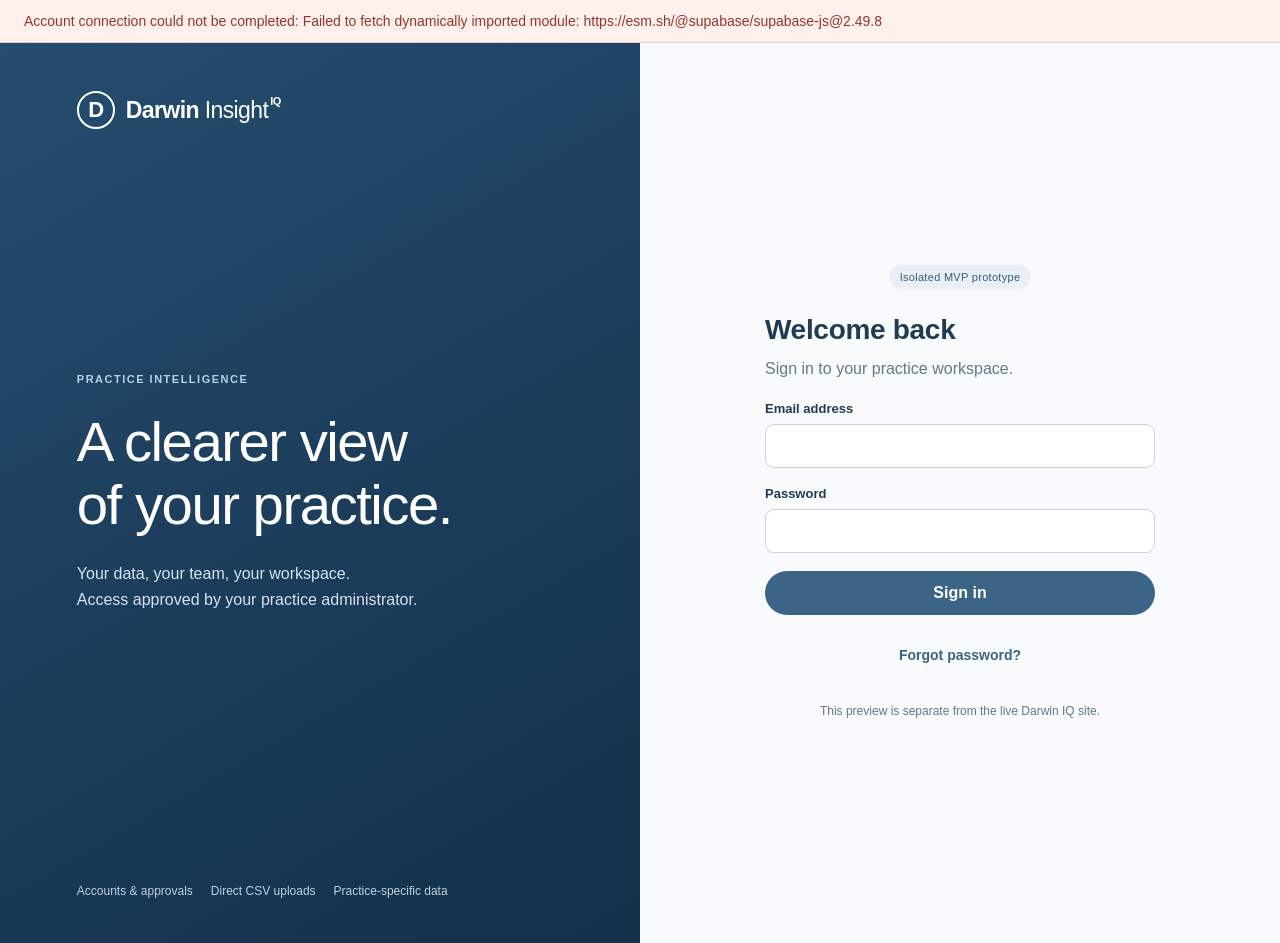
<file: prototype/index.html>
<!doctype html>
<html lang="en"><head><meta charset="utf-8"><meta name="viewport" content="width=device-width,initial-scale=1"><title>Darwin Insight IQ · Practice prototype</title><meta name="description" content="An isolated prototype for practice accounts, approvals and direct Rapid Health uploads."><link rel="stylesheet" href="styles.css?v=20261107-admin"><script src="config.js?v=20261105-connected" defer></script><script src="vendor/papaparse.min.js" defer></script><script src="../direct-rh.js" defer></script><script type="module" src="app.mjs?v=20261107-platform-only"></script></head>
<body>
<div id="notice" class="notice" role="status" aria-live="polite" hidden></div>
<section id="login" class="login-layout">
 <div class="login-intro"><div class="brand"><span class="brand-mark" aria-hidden="true">D</span><span>Darwin <strong>Insight</strong><sup>IQ</sup></span></div><span class="eyebrow">PRACTICE INTELLIGENCE</span><h1>A clearer view<br>of your practice.</h1><p>Your data, your team, your workspace.<br>Access approved by your practice administrator.</p><div class="intro-bottom"><span>Accounts & approvals</span><span>Direct CSV uploads</span><span>Practice-specific data</span></div></div>
 <div class="login-right"><span class="prototype-pill">Isolated MVP prototype</span><div class="login-card"><h2 id="authHeading">Welcome back</h2><p id="authDescription">Sign in to your practice workspace.</p>
  <form id="loginForm"><label>Email address<input id="email" type="email" autocomplete="username" required></label><label>Password<input id="password" type="password" autocomplete="current-password" required></label><button class="primary" type="submit">Sign in</button><button id="forgotPassword" class="text-button" type="button">Forgot password?</button></form>
  <form id="signupForm" hidden><label>Email address<input id="signupEmail" type="email" autocomplete="username" required></label><label>Create password<input id="signupPassword" type="password" autocomplete="new-password" minlength="12" required></label><p class="subtle">Use at least 12 characters. Your administrator must approve access after you accept the invitation.</p><button class="primary" type="submit">Create invited account</button><button id="returnLogin" class="text-button" type="button">I already have an account</button></form>
  <button id="showSignup" class="text-button" type="button" hidden>Create an account for this invitation</button>
  <form id="recoveryForm" hidden><label>New password<input id="newPassword" type="password" autocomplete="new-password" minlength="12" required></label><button class="primary" type="submit">Save new password</button></form>
  <div id="previewChoice" class="preview-choice"><p>Account sign-in is not connected yet. Explore the working interface with two fictional practices.</p><button id="enterDemo" class="secondary" type="button">Explore the demo <span aria-hidden="true">→</span></button></div>
 </div><p class="login-footer">This preview is separate from the live Darwin IQ site.</p></div>
</section>
<div id="workspace" hidden>
 <div id="demoBar" class="demo-bar" hidden><span><strong>Demo mode</strong> · Fictional data, kept only for this visit. No real authentication.</span><label>Preview as <select id="demoIdentity"><option value="platform">Platform administrator</option><option value="admin">Darwin administrator</option><option value="viewer">Darwin viewer</option><option value="other">Riverside viewer</option><option value="pending">Awaiting approval</option></select></label></div>
 <header class="app-header"><div class="header-main"><div class="brand"><span class="brand-mark" aria-hidden="true">D</span><span>Darwin <strong>Insight</strong><sup>IQ</sup></span></div><span class="prototype-pill">MVP prototype</span><div class="account"><span id="accountEmail"></span><small id="accountRole"></small></div><button id="signOut" class="header-button" type="button">Sign out</button></div><nav aria-label="Workspace navigation"><button data-view="analytics" type="button">Dashboard</button><button data-view="home" type="button">Overview</button><button data-view="rapid" type="button">Rapid Health</button><button id="usersTab" data-view="users" type="button">Users & approvals</button><button id="practicesTab" data-view="practices" type="button">Platform admin</button></nav></header>
 <main><div class="workspace-heading"><div><span id="workspaceEyebrow" class="eyebrow">YOUR WORKSPACE</span><h1 id="practiceHeading">Practice workspace</h1></div><div class="workspace-controls"><label>Practice<select id="practiceSelect" aria-label="Select authorised practice"></select></label><button id="refresh" class="secondary" type="button">Refresh</button></div></div>
 <section id="pendingPanel" class="panel" hidden><h2>Approval required</h2><p id="pendingMessage">Your account cannot access practice data yet.</p><form id="redeemForm"><label>Invitation code<input id="inviteCode" autocomplete="off" placeholder="Paste your invitation code"></label><button class="primary" type="submit">Accept invitation</button></form></section>
 <div id="content"></div><div id="analyticsHost" hidden></div>
 </main>
</div>
<dialog id="importDialog"><form method="dialog"><h2>Confirm Rapid Health import</h2><p id="importSummary"></p><p class="subtle">Only requests after the latest saved request minute will be added. Earlier records and updates to them are ignored. The original CSV is not retained.</p><div class="dialog-actions"><button value="cancel" class="secondary">Cancel</button><button value="confirm" class="primary">Import new records</button></div></form></dialog>
</body></html>
</file>
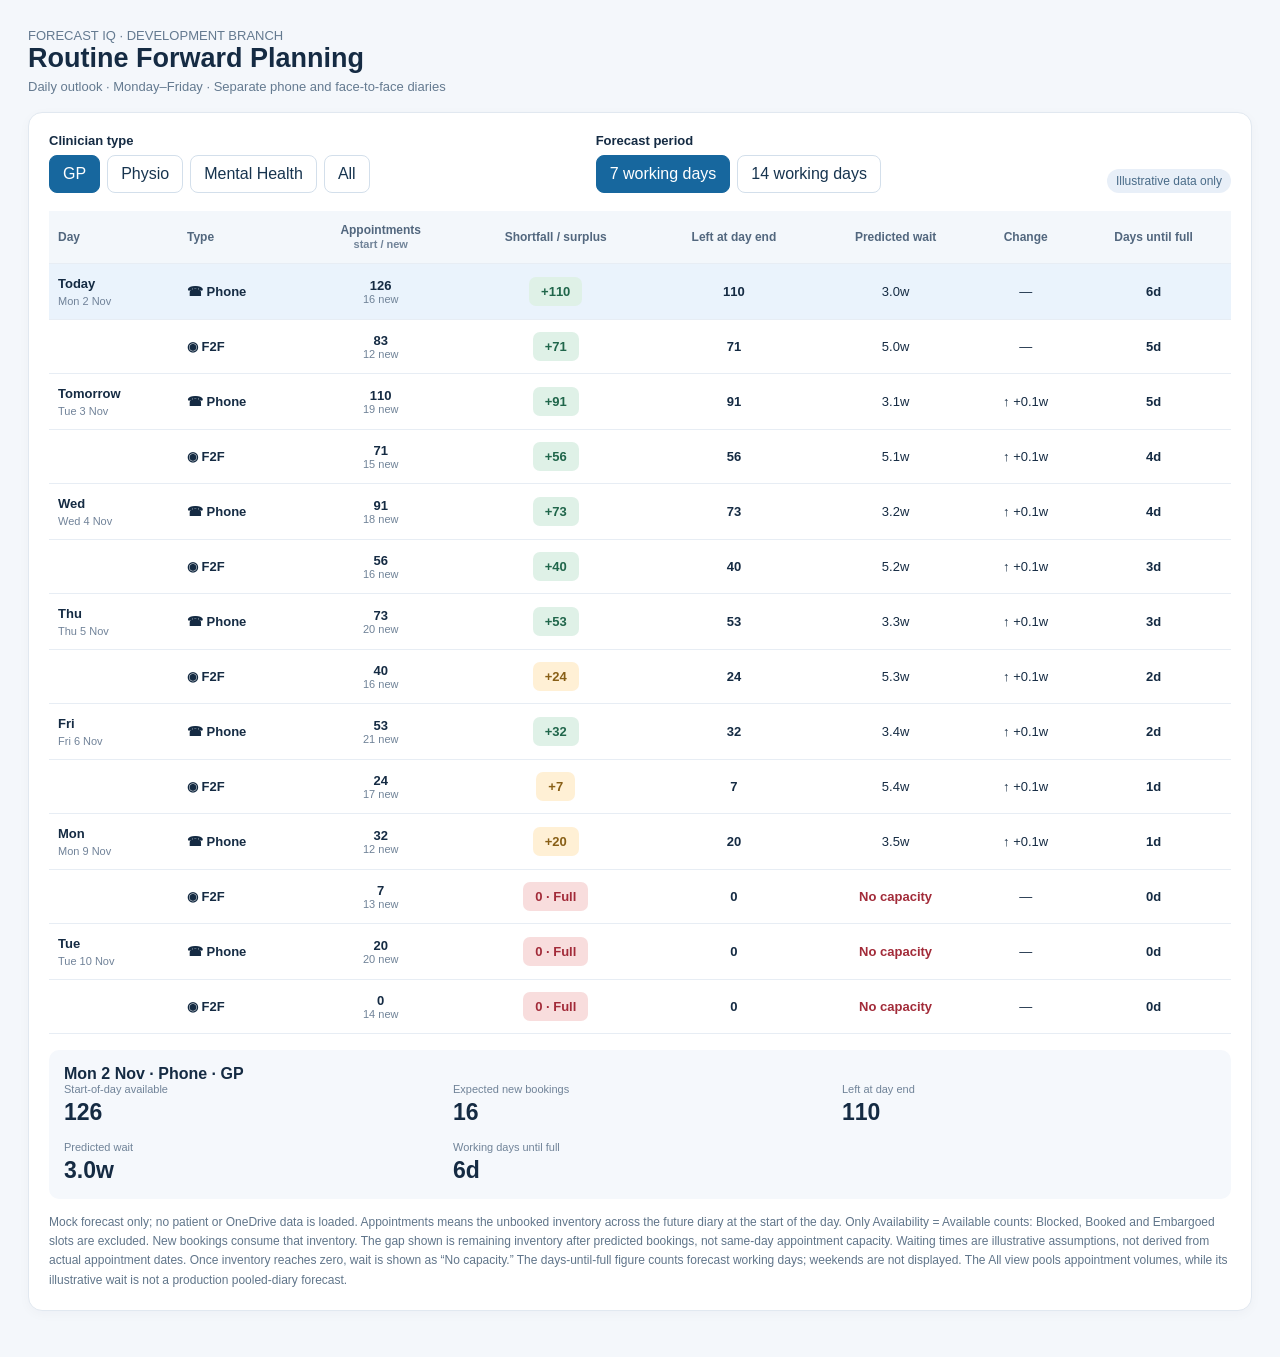
<file: routine-forward-planning-preview.html>
<!doctype html>
<html lang="en"><head><meta charset="utf-8"><meta name="viewport" content="width=device-width,initial-scale=1"><title>Routine Forward Planning — Development Preview</title>
<style>
:root{font-family:Inter,Segoe UI,Arial,sans-serif;color:#152b43;background:#f4f7fb}*{box-sizing:border-box}body{margin:0}.wrap{max-width:1350px;margin:auto;padding:28px}.panel{background:white;border:1px solid #e1e8f0;border-radius:14px;padding:20px;margin:18px 0;box-shadow:0 3px 12px #152b4308}h1{margin:0 0 5px;font-size:27px}.muted{color:#647a90;font-size:13px}.toolbar{display:flex;gap:20px;align-items:end;flex-wrap:wrap;justify-content:space-between}.chooser{display:flex;gap:7px;flex-wrap:wrap}.chooser button{font:inherit;border:1px solid #d3dfeb;background:white;border-radius:8px;padding:9px 13px;cursor:pointer;color:#17344f}.chooser button.active{background:#17679e;color:white;border-color:#17679e}label{font-size:13px;font-weight:700;display:block;margin-bottom:7px}.tablewrap{overflow:auto;margin-top:18px}table{border-collapse:collapse;width:100%;min-width:940px;font-size:13px}th{background:#f3f7fb;color:#52677e;text-align:left;font-size:12px}td,th{padding:12px 9px;border-bottom:1px solid #e7edf4}td.num,th.num{text-align:center}tbody tr{cursor:pointer}tbody tr:hover{background:#f3f8fc}tbody tr.selected{background:#eaf3fc}.day{font-weight:750}.date{font-size:11px;color:#718399;margin-top:4px}.mode{font-weight:650}.small{font-size:11px;color:#708398}.gap{display:inline-block;padding:7px 12px;border-radius:7px;font-weight:700}.ok{background:#dff1e7;color:#20664b}.warn{background:#fff0d5;color:#885f16}.bad{background:#f8dddd;color:#a22b39}.waitbad{color:#a22b39;font-weight:700}.detail{background:#f5f8fc;border-radius:10px;padding:15px;margin-top:16px}.metrics{display:grid;grid-template-columns:repeat(3,minmax(0,1fr));gap:15px}.metric strong{display:block;font-size:23px;margin-top:4px}.foot{margin-top:14px;font-size:12px;color:#60758a;line-height:1.6}.tag{background:#e8eff8;border-radius:30px;padding:5px 9px;font-size:12px;color:#496b88}@media(max-width:650px){.wrap{padding:12px}.panel{padding:14px}.metrics{grid-template-columns:repeat(2,1fr)}}
</style></head><body><main class="wrap"><div class="muted">FORECAST IQ · DEVELOPMENT BRANCH</div><h1>Routine Forward Planning</h1><div class="muted">Daily outlook · Monday–Friday · Separate phone and face-to-face diaries</div><section class="panel"><div class="toolbar"><div><label>Clinician type</label><div class="chooser" id="clinicians"></div></div><div><label>Forecast period</label><div class="chooser" id="periods"></div></div><span class="tag">Illustrative data only</span></div><div class="tablewrap"><table><thead><tr><th>Day</th><th>Type</th><th class="num">Appointments<br><span class="small">start / new</span></th><th class="num">Shortfall / surplus</th><th class="num">Left at day end</th><th class="num">Predicted wait</th><th class="num">Change</th><th class="num">Days until full</th></tr></thead><tbody id="rows"></tbody></table></div><div class="detail" id="detail"></div><div class="foot">Mock forecast only; no patient or OneDrive data is loaded. Appointments means the unbooked inventory across the future diary at the start of the day. Only Availability = Available counts: Blocked, Booked and Embargoed slots are excluded. New bookings consume that inventory. The gap shown is remaining inventory after predicted bookings, not same-day appointment capacity. Waiting times are illustrative assumptions, not derived from actual appointment dates. Once inventory reaches zero, wait is shown as “No capacity.” The days-until-full figure counts forecast working days; weekends are not displayed. The All view pools appointment volumes, while its illustrative wait is not a production pooled-diary forecast.</div></section></main>
<script>
const config={
GP:{phone:{start:126,d:[16,19,18,20,21,12,20,17,18,16,19,17,16,20],wait:3},f2f:{start:83,d:[12,15,16,16,17,13,14,12,16,13,15,12,14,15],wait:5}},
Physio:{phone:{start:22,d:[2,3,2,3,2,3,2,2,3,2,3,2,2,3],wait:1},f2f:{start:31,d:[3,4,3,4,3,4,3,3,4,3,4,3,3,4],wait:1.6}},
'Mental Health':{phone:{start:18,d:[2,2,2,3,2,2,2,2,3,2,2,2,2,3],wait:1.3},f2f:{start:24,d:[3,3,2,3,3,2,3,3,2,3,3,2,3,3],wait:1.9}}
};
const days=['Mon 2 Nov','Tue 3 Nov','Wed 4 Nov','Thu 5 Nov','Fri 6 Nov','Mon 9 Nov','Tue 10 Nov','Wed 11 Nov','Thu 12 Nov','Fri 13 Nov','Mon 16 Nov','Tue 17 Nov','Wed 18 Nov','Thu 19 Nov'];
let clinician='GP',period=7,selected='0-phone';
function sources(){return clinician==='All'?Object.values(config):[config[clinician]]}
function start(t){return sources().reduce((a,c)=>a+c[t].start,0)}
// Only unbooked slots with Availability=Available contribute to the forecast.
// The mock start values represent available slots, excluding Blocked, Booked and Embargoed.
function countsAsAvailable(status){return String(status||'').trim().toLowerCase()==='available'}
function demand(t,i){return sources().reduce((a,c)=>a+c[t].d[i],0)}
function remaining(t,i){let x=start(t);for(let j=0;j<=i;j++)x-=demand(t,j);return Math.max(0,x)}
function wait(t,i){if(!remaining(t,i))return null;let b=sources().reduce((a,c)=>a+c[t].start*c[t].wait,0)/start(t);return +(b+i*.1).toFixed(1)}
function until(t,i){for(let j=i;j<days.length;j++)if(remaining(t,j)===0)return String(j-i)+'d';return '>14d'}
function btns(el,values,current,handler){document.getElementById(el).innerHTML=values.map(v=>'<button type="button" data-value="'+v+'" class="'+(String(v)===String(current)?'active':'')+'">'+(typeof v==='number'?v+' working days':v)+'</button>').join('');document.querySelectorAll('#'+el+' button').forEach(b=>b.addEventListener('click',()=>handler(b.dataset.value)))}
function render(){btns('clinicians',['GP','Physio','Mental Health','All'],clinician,v=>{clinician=v;selected='0-phone';render()});btns('periods',[7,14],period,v=>{period=Number(v);selected='0-phone';render()});let out='';for(let i=0;i<period;i++)for(let t of ['phone','f2f']){const a=i===0?start(t):remaining(t,i-1),n=demand(t,i),r=remaining(t,i),w=wait(t,i),prev=i?wait(t,i-1):null,change=w===null||prev===null?null:+(w-prev).toFixed(1),key=i+'-'+t;out+='<tr data-key="'+key+'" class="'+(selected===key?'selected':'')+'"><td>'+(t==='phone'?'<div class="day">'+(i===0?'Today':i===1?'Tomorrow':days[i].split(' ')[0])+'</div><div class="date">'+days[i]+'</div>':'')+'</td><td class="mode">'+(t==='phone'?'☎ Phone':'◉ F2F')+'</td><td class="num"><b>'+a+'</b><div class="small">'+n+' new</div></td><td class="num"><span class="gap '+(r>25?'ok':r>0?'warn':'bad')+'">'+(r?'+'+r:'0 · Full')+'</span></td><td class="num"><b>'+r+'</b></td><td class="num '+(w===null?'waitbad':'')+'">'+(w===null?'No capacity':w.toFixed(1)+'w')+'</td><td class="num">'+(change===null?'—':(change>0?'↑ +':change<0?'↓ ':'')+change.toFixed(1)+'w')+'</td><td class="num"><b>'+until(t,i)+'</b></td></tr>'}
document.getElementById('rows').innerHTML=out;document.querySelectorAll('tbody tr').forEach(tr=>tr.addEventListener('click',()=>{selected=tr.dataset.key;render()}));let [i,t]=selected.split('-');i=Number(i);let w=wait(t,i);document.getElementById('detail').innerHTML='<b>'+days[i]+' · '+(t==='phone'?'Phone':'Face-to-face')+' · '+clinician+'</b><div class="metrics"><div class="metric"><div class="small">Start-of-day available</div><strong>'+(i?remaining(t,i-1):start(t))+'</strong></div><div class="metric"><div class="small">Expected new bookings</div><strong>'+demand(t,i)+'</strong></div><div class="metric"><div class="small">Left at day end</div><strong>'+remaining(t,i)+'</strong></div><div class="metric"><div class="small">Predicted wait</div><strong>'+(w===null?'No capacity':w.toFixed(1)+'w')+'</strong></div><div class="metric"><div class="small">Working days until full</div><strong>'+until(t,i)+'</strong></div></div>'}
render();
</script></body></html>
</file>
<file: prototype/styles.css>
:root{font-family:Arial,Helvetica,sans-serif;color:#203c53;background:#f3f6f9;font-synthesis:none;--blue:#3c6487;--ink:#18344d;--muted:#63788b;--line:#dde5ed;--green:#287258}*{box-sizing:border-box}body{margin:0}button,input,select{font:inherit}button{cursor:pointer;border:0;border-radius:24px;padding:11px 19px;font-weight:600;min-height:44px;transition:background .15s}button:disabled{opacity:.5;cursor:wait}button:focus-visible,a:focus-visible{outline:3px solid #66acd8;outline-offset:3px}.primary{background:var(--blue);color:#fff}.primary:hover{background:#294e70}.secondary{background:#e9eff5;color:#254c6b;border:1px solid #d5e0eb}.secondary:hover{background:#dce8f2}.text-button{background:transparent;color:var(--blue);padding:10px 0;font-size:14px}label{display:grid;gap:8px;font-size:13px;font-weight:600}input,select{border:1px solid #c6d4e0;background:#fff;color:var(--ink);border-radius:9px;padding:12px;min-height:44px;max-width:100%;width:100%}input:focus,select:focus{outline:2px solid #8fbad8;outline-offset:1px}form{display:grid;gap:18px}h1,h2,h3,p{margin:0}h1{font-size:28px;line-height:1.2;letter-spacing:-.5px}h2{font-size:20px;letter-spacing:-.3px}h3{font-size:16px}p{line-height:1.6}small,.subtle{font-size:13px;color:var(--muted);line-height:1.6}.brand{display:flex;align-items:center;gap:11px;font-size:23px;font-weight:600;letter-spacing:-.6px;white-space:nowrap}.brand strong{font-weight:400}.brand sup{font-size:11px;margin-left:2px;position:relative;top:-4px}.brand-mark{display:grid;place-items:center;width:38px;height:38px;border:2px solid currentColor;border-radius:50%;font-size:22px}.eyebrow{font-size:11px;font-weight:700;letter-spacing:1.5px;color:var(--muted)}.prototype-pill{font-size:11px;letter-spacing:.3px;display:inline-block;border-radius:20px;padding:6px 11px;background:#e9eff5;color:#375d7b;white-space:nowrap}.login-layout{display:grid;grid-template-columns:1fr 1fr;min-height:100vh}.login-intro{background:linear-gradient(150deg,#254d6e,#142f49);color:#fff;padding:52px clamp(26px,6vw,100px);display:flex;flex-direction:column;align-items:flex-start;justify-content:center;gap:25px;position:relative}.login-intro .brand{position:absolute;top:48px}.login-intro .eyebrow{color:#b6d3e7}.login-intro h1{font-size:clamp(36px,4.4vw,64px);font-weight:500;line-height:1.12;letter-spacing:-1.5px}.login-intro p{color:#d5e3ee;font-size:16px}.intro-bottom{position:absolute;bottom:45px;left:clamp(26px,6vw,100px);right:25px;display:flex;gap:18px;flex-wrap:wrap;font-size:12px;color:#bdd2e2}.login-right{padding:45px 30px;display:flex;flex-direction:column;align-items:center;justify-content:center;gap:25px;background:#f8fafc}.login-card{width:min(100%,390px);display:grid;gap:20px}.login-card h2{font-size:28px}.login-card>p{color:var(--muted);margin-top:-10px}.login-footer{font-size:12px;color:var(--muted);text-align:center}.preview-choice{border-top:1px solid var(--line);padding-top:22px;display:grid;gap:13px}.preview-choice p{font-size:13px;color:var(--muted)}.preview-choice button{text-align:left}.notice{position:sticky;top:0;z-index:15;padding:13px 24px;background:#e5f3ec;color:#20533d;font-size:14px;border-bottom:1px solid #bdd9c9}.notice.error{background:#fff0ed;color:#923728;border-color:#edc9c2}.app-header{background:var(--blue);color:#fff}.header-main{background:#527595;display:flex;align-items:center;gap:16px;max-width:none;padding:17px max(24px,calc((100vw - 1280px)/2));flex-wrap:wrap}.header-main .prototype-pill{background:#ffffff1c;color:#eaf2f8}.account{margin-left:auto;display:grid;gap:4px;font-size:13px}.account small{color:#dce7f1;font-size:11px}.header-button{background:#ffffff1a;color:#fff;border:1px solid #ffffff3b;font-size:12px;padding:8px 14px}.app-header nav{display:flex;gap:8px;padding:9px max(24px,calc((100vw - 1280px)/2));flex-wrap:wrap}.app-header nav button{background:transparent;color:#e9f1f7;border:1px solid #ffffff35;font-size:13px;min-height:40px;padding:8px 17px}.app-header nav button[aria-current=page]{background:#fff;color:#315879;border-color:#fff}.demo-bar{display:flex;align-items:center;justify-content:space-between;gap:16px;padding:10px 24px;background:#fff4d9;color:#6b562c;font-size:12px}.demo-bar label{display:flex;align-items:center;gap:8px;white-space:nowrap;font-size:12px}.demo-bar select{font-size:12px;min-height:34px;padding:6px 10px;width:auto;background:#fffaf0;border-color:#e0cfa9}main{max-width:1328px;margin:auto;padding:30px 24px 60px}.workspace-heading{display:flex;justify-content:space-between;align-items:center;gap:20px;margin-bottom:28px}.workspace-heading h1{margin-top:7px}.workspace-controls{display:flex;gap:12px;align-items:flex-end}.workspace-controls label{min-width:210px}.panel{background:#fff;border:1px solid #e0e7ee;border-radius:14px;padding:25px;margin-bottom:20px;box-shadow:0 3px 9px #17344f04}.panel-header{display:flex;justify-content:space-between;align-items:center;gap:15px;margin-bottom:20px;flex-wrap:wrap}.panel p{margin-top:8px}.split{display:grid;grid-template-columns:minmax(0,1.4fr) minmax(280px,1fr);gap:20px}.metric-row{display:grid;grid-template-columns:repeat(3,minmax(0,1fr));gap:18px;margin-bottom:20px}.metric{background:#fff;border:1px solid var(--line);border-radius:13px;padding:22px}.metric .label{display:block;color:var(--muted);font-size:12px;margin-bottom:10px}.metric .value{font-size:26px;font-weight:600;letter-spacing:-.5px;overflow-wrap:anywhere}.metric .detail{display:block;font-size:12px;color:var(--muted);margin-top:8px}.table-scroll{overflow-x:auto}table{border-collapse:collapse;width:100%;font-size:13px}th{text-align:left;padding:13px 12px;background:#f4f7fa;color:#586f83;font-size:12px;font-weight:600;border-bottom:1px solid var(--line);white-space:nowrap}td{padding:15px 12px;border-bottom:1px solid #e9eef3}tbody tr:last-child td{border-bottom:0}.numeric{text-align:right;font-variant-numeric:tabular-nums}.averages{min-width:740px}.averages th:not(:first-child),.averages td:not(:first-child){text-align:right}.averages td:first-child{font-weight:600;white-space:nowrap}.averages caption{text-align:left;color:var(--muted);font-size:12px;line-height:1.6;padding-bottom:18px}.upload-zone{border:2px dashed #c4d3e1;border-radius:12px;padding:30px 20px;text-align:center;background:#f8fafc;display:grid;gap:10px;justify-items:center}.upload-zone.drag-over{border-color:#3c6487;background:#eaf3fa}.upload-zone p{font-size:13px;color:var(--muted);max-width:450px}.upload-zone input{max-width:320px;font-size:13px;background:#fff}.badge{font-size:11px;border-radius:20px;padding:5px 9px;display:inline-block;background:#edf2f6;color:#526b80}.badge.approved{background:#e6f3ec;color:#286549}.badge.pending{background:#fff4db;color:#8a671d}.badge.suspended{background:#fcebe8;color:#953d31}.actions{display:flex;gap:7px;flex-wrap:wrap}.actions button{font-size:12px;padding:6px 12px;min-height:36px}.empty{color:var(--muted);padding:28px 0;text-align:center;font-size:14px}.invite-result{padding:13px;background:#eef5fa;border-radius:9px;margin-top:15px;overflow-wrap:anywhere;font-size:13px}.invite-result a{color:#254f73}dialog{border:1px solid var(--line);border-radius:16px;padding:28px;max-width:min(530px,calc(100vw - 32px));color:var(--ink);box-shadow:0 15px 60px #102a4430}dialog::backdrop{background:#152b4655}.dialog-actions{display:flex;justify-content:flex-end;gap:12px;margin-top:5px}#redeemForm{margin-top:20px;max-width:500px}[hidden]{display:none!important}@media(max-width:900px){.split{grid-template-columns:1fr}.login-intro{padding:90px 30px}.login-intro .brand{top:28px;font-size:20px}.intro-bottom{bottom:25px;left:30px}.metric-row{gap:10px}.metric{padding:17px}.metric .value{font-size:22px}}@media(max-width:650px){.login-layout{grid-template-columns:1fr}.login-intro{min-height:290px;padding:100px 25px 70px}.login-intro h1{font-size:34px}.login-intro p{display:none}.login-intro .eyebrow{display:none}.intro-bottom{font-size:10px;gap:12px;left:25px}.login-right{padding:30px 24px 45px}.header-main{padding:15px 18px;gap:12px}.header-main .brand{font-size:19px}.header-main .brand-mark{width:32px;height:32px;font-size:18px}.header-main>.prototype-pill{display:none}.account{font-size:11px}.app-header nav{padding:8px 15px;gap:6px}.app-header nav button{font-size:12px;min-height:44px;padding:8px 12px}.workspace-heading{align-items:stretch;flex-direction:column;gap:18px}.workspace-controls{width:100%}.workspace-controls label{flex:1;min-width:0}.workspace-heading h1{font-size:25px}main{padding:24px 16px 50px}.metric-row{grid-template-columns:1fr}.metric{display:grid;grid-template-columns:1fr auto;gap:5px}.metric .label{margin:0;align-self:center}.metric .value{font-size:23px}.metric .detail{grid-column:1/-1;margin:0}.panel{padding:19px 16px}.demo-bar{flex-direction:column;align-items:flex-start;padding:10px 16px}.demo-bar label{width:100%}.demo-bar select{flex:1;min-width:0}.account{margin-left:auto}.header-button{min-height:44px}input,select{font-size:16px}.actions button{min-height:44px}.brand{white-space:normal}}@media(prefers-reduced-motion:reduce){*{transition:none!important}}

.analytics-frame{display:block;width:100%;height:calc(100vh - 220px);min-height:700px;border:0;border-radius:12px;background:#f5f7fa}#analyticsHost{margin:0 -12px}#analyticsHost[hidden]{display:none}@media(max-width:650px){.analytics-frame{min-height:720px;height:calc(100vh - 200px)}}

.directory-totals {
  display: grid;
  grid-template-columns: repeat(3, minmax(0, 1fr));
  gap: 12px;
  margin: 0 0 20px;
}
.directory-totals > div {
  padding: 16px 20px;
  background: #fff;
  border: 1px solid var(--line);
  border-radius: 12px;
}
.directory-totals dt { color: var(--muted); font-size: 13px; }
.directory-totals dd { margin: 6px 0 0; font-size: 25px; font-weight: 600; }
.directory-columns {
  display: grid;
  grid-template-columns: minmax(0, 2fr) minmax(280px, 1fr);
  gap: 20px;
  align-items: start;
}
.directory-columns label:has(input[type=search]) { max-width: 350px; }
.directory-columns form { margin-top: 18px; gap: 14px; }
.directory-columns form p { margin: -6px 0 0; }
.directory-columns form button { justify-self: start; }
.directory-list { list-style: none; padding: 0; margin: 12px 0 0; }
.directory-row {
  display: grid;
  grid-template-columns: minmax(0, 1fr) auto;
  align-items: start;
  gap: 10px 16px;
  padding: 16px 0;
  border-top: 1px solid var(--line);
}
.directory-row:last-child { padding-bottom: 0; }
.directory-row .actions { grid-column: 1 / -1; }
.directory-row .actions:empty { display: none; }
.directory-identity { overflow-wrap: anywhere; }
.directory-identity h3 { margin-bottom: 3px; }
@media (max-width: 800px) {
  .directory-columns { grid-template-columns: minmax(0, 1fr); gap: 0; }
}
@media (max-width: 650px) {
  .directory-totals { gap: 8px; }
  .directory-totals > div { padding: 12px 10px; }
  .directory-totals dt { font-size: 12px; }
  .directory-totals dd { font-size: 22px; }
}
</file>
